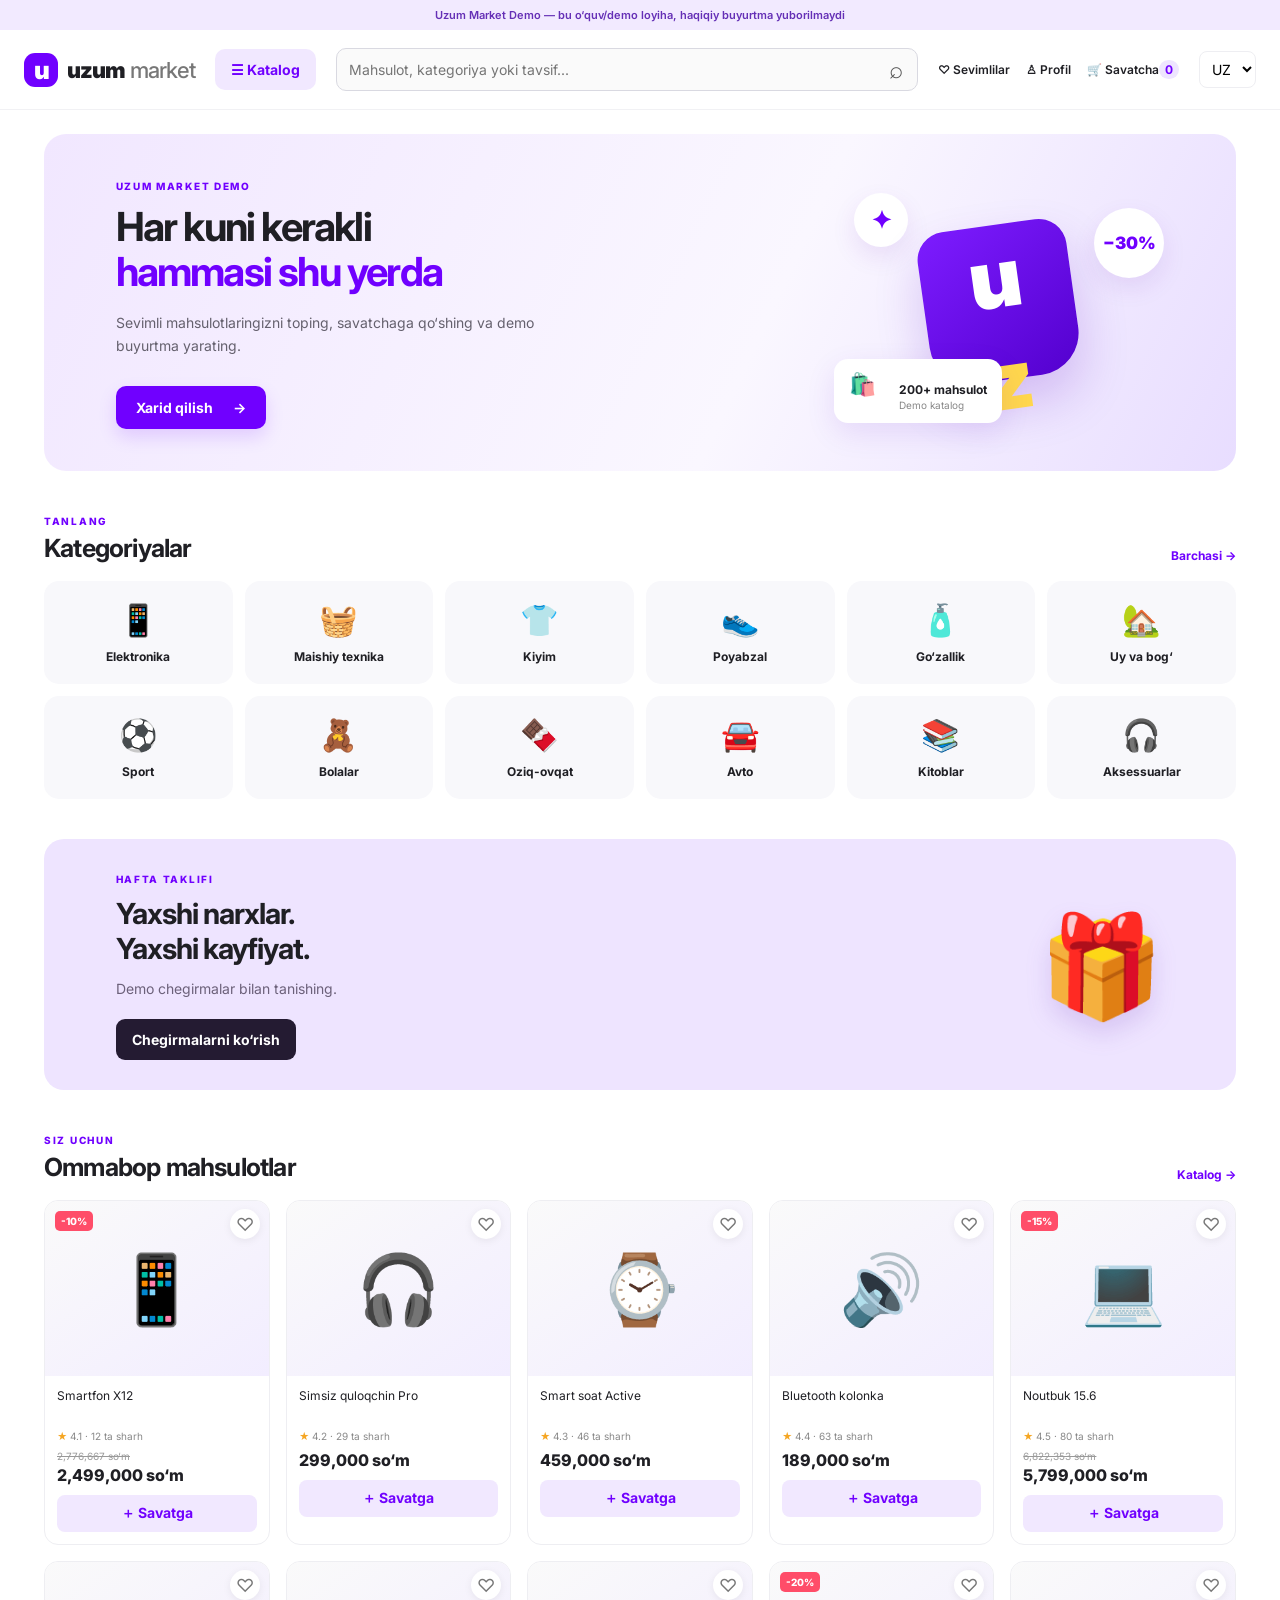
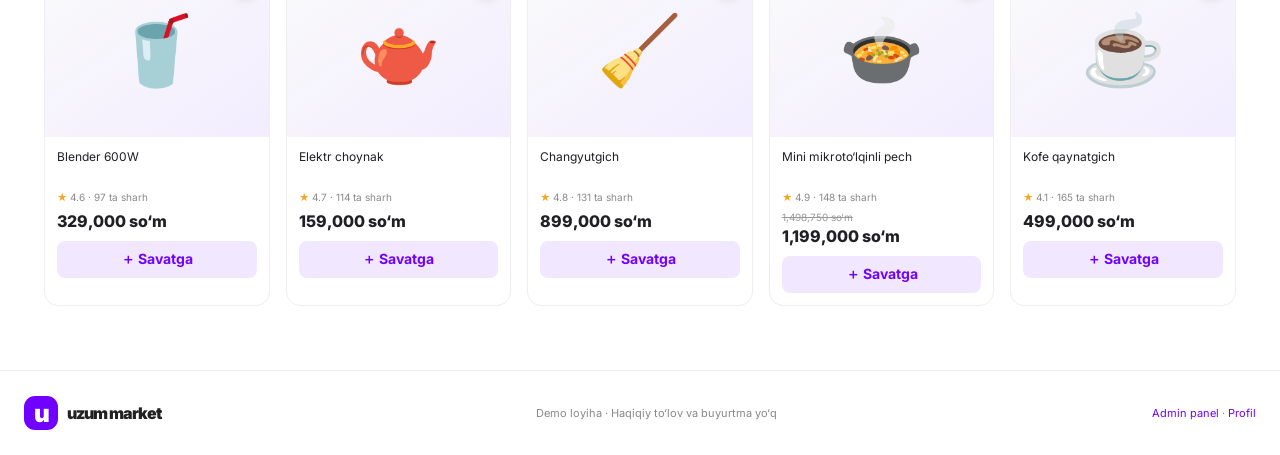
<file: index.html>
<!DOCTYPE html>
<html lang="uz">
<head>
<meta charset="UTF-8"><meta name="viewport" content="width=device-width, initial-scale=1.0">
<title>Uzum Market Demo</title><link rel="stylesheet" href="style.css">
</head><body>
<div class="topline">Uzum Market Demo — bu o‘quv/demo loyiha, haqiqiy buyurtma yuborilmaydi</div>
<header class="header">
  <a class="brand" href="index.html"><span class="brand-mark">u</span><span>uzum<span class="brand-light"> market</span></span></a>
  <button class="catalog-btn" onclick="location.href='catalog.html'">☰ <span data-i18n="catalog">Katalog</span></button>
  <div class="search"><input id="searchInput" placeholder="Mahsulot, kategoriya yoki tavsif..." oninput="searchProducts(this.value)"><button onclick="searchProducts(document.getElementById('searchInput').value)">⌕</button></div>
  <nav class="head-actions"><a href="favorites.html">♡ <span data-i18n="favorites">Sevimlilar</span></a><a href="profile.html">♙ <span data-i18n="profile">Profil</span></a><a href="cart.html">🛒 <span data-i18n="cart">Savatcha</span><b id="cartCount">0</b></a></nav>
  <select id="language" aria-label="Language"><option value="uz">UZ</option><option value="ru">RU</option><option value="en">EN</option></select>
</header>
<main>
<section class="hero">
 <div class="hero-copy"><span class="eyebrow">UZUM MARKET DEMO</span><h1>Har kuni kerakli<br><em>hammasi shu yerda</em></h1><p>Sevimli mahsulotlaringizni toping, savatchaga qo‘shing va demo buyurtma yarating.</p><a class="primary" href="catalog.html">Xarid qilish <span>→</span></a></div>
 <div class="hero-art"><div class="bubble b1">✦</div><div class="bag">u<span>z</span></div><div class="bubble b2">−30%</div><div class="hero-card">🛍️<strong>200+ mahsulot</strong><small>Demo katalog</small></div></div>
</section>
<section class="section-head"><div><span class="eyebrow">TANLANG</span><h2>Kategoriyalar</h2></div><a href="catalog.html">Barchasi →</a></section>
<div class="category-grid" id="categoryGrid"></div>
<section class="promo"><div><span class="eyebrow">HAFTA TAKLIFI</span><h2>Yaxshi narxlar.<br>Yaxshi kayfiyat.</h2><p>Demo chegirmalar bilan tanishing.</p><a class="dark-btn" href="catalog.html">Chegirmalarni ko‘rish</a></div><div class="promo-emoji">🎁</div></section>
<section class="section-head"><div><span class="eyebrow">SIZ UCHUN</span><h2>Ommabop mahsulotlar</h2></div><a href="catalog.html">Katalog →</a></section>
<div class="product-grid" id="productGrid"></div>
</main>
<footer><a class="brand" href="index.html"><span class="brand-mark">u</span> uzum market</a><span>Demo loyiha · Haqiqiy to‘lov va buyurtma yo‘q</span><div><a href="admin.html">Admin panel</a> · <a href="profile.html">Profil</a></div></footer>
<script src="app.js"></script><script>renderHome();</script>
</body></html>
</file>
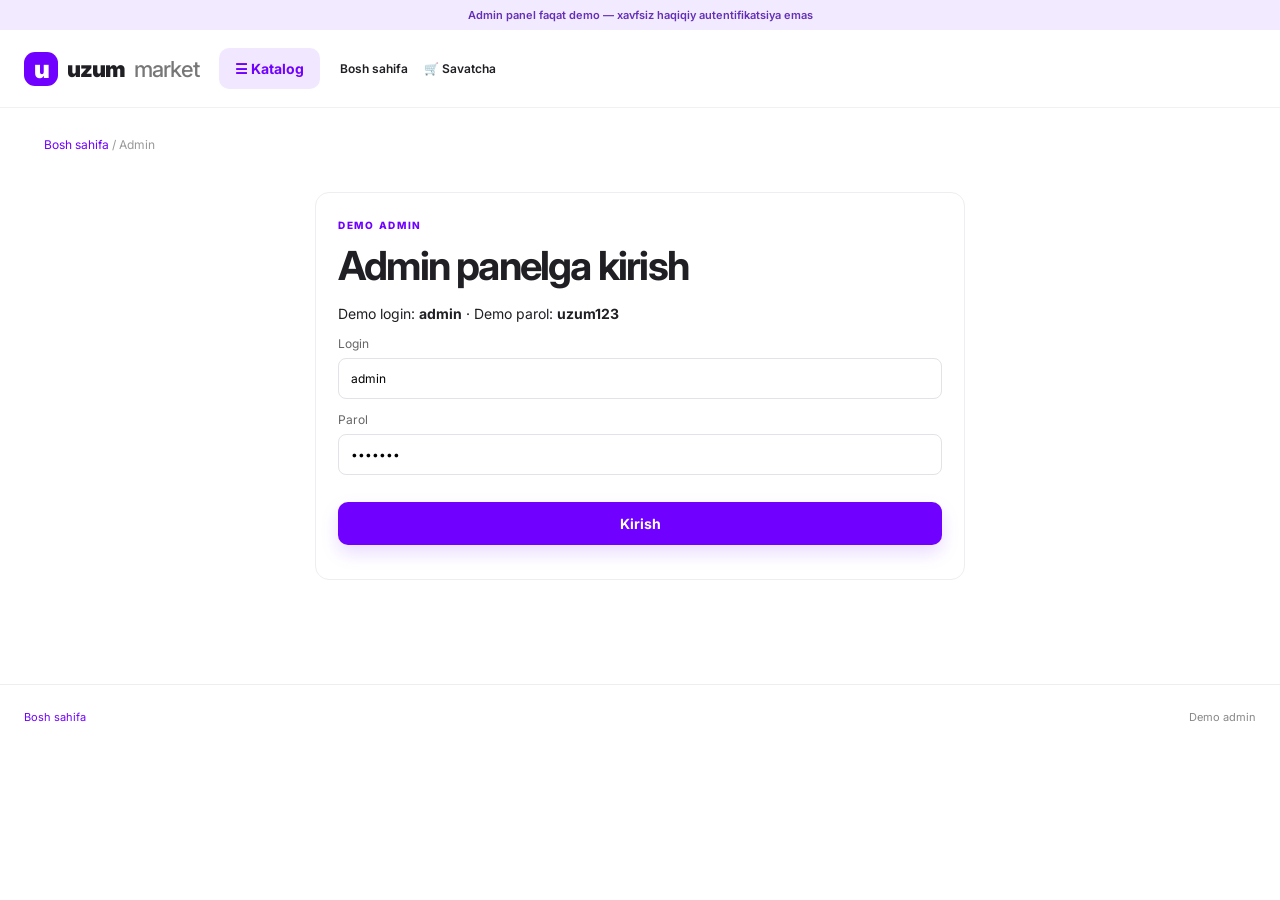
<file: admin.html>
<!DOCTYPE html><html lang="uz"><head><meta charset="UTF-8"><meta name="viewport" content="width=device-width, initial-scale=1"><title>Admin panel — Uzum Market Demo</title><link rel="stylesheet" href="style.css"></head><body><div class="topline">Admin panel faqat demo — xavfsiz haqiqiy autentifikatsiya emas</div><header class="header"><a class="brand" href="index.html"><span class="brand-mark">u</span> uzum<span class="brand-light"> market</span></a><a class="catalog-btn" href="catalog.html">☰ Katalog</a><nav class="head-actions"><a href="index.html">Bosh sahifa</a><a href="cart.html">🛒 Savatcha</a></nav></header><main><div class="breadcrumb"><a href="index.html">Bosh sahifa</a> / Admin</div><section id="loginBox" class="form-card admin-login"><span class="eyebrow">DEMO ADMIN</span><h1>Admin panelga kirish</h1><p>Demo login: <b>admin</b> · Demo parol: <b>uzum123</b></p><label>Login<input id="adminLogin" value="admin"></label><label>Parol<input id="adminPassword" type="password" value="uzum123"></label><button class="primary" onclick="adminLogin()">Kirish</button><p id="loginMessage" class="error"></p></section><section id="adminPanel" class="hidden"><div class="admin-head"><div><span class="eyebrow">BOSHQARUV</span><h1>Admin panel</h1></div><button class="outline" onclick="adminLogout()">Chiqish</button></div><div class="stats" id="adminStats"></div><div class="admin-grid"><section class="form-card"><h2>Mahsulot qo‘shish</h2><form onsubmit="addProduct(event)"><label>Mahsulot nomi<input id="newName" required></label><label>Kategoriya<select id="newCategory"></select></label><label>Narxi (so‘m)<input id="newPrice" type="number" min="1000" required></label><label>Rasm URL<input id="newImage" placeholder="https://..."></label><label>Tavsif<textarea id="newDescription" rows="3"></textarea></label><button class="primary">Mahsulot qo‘shish</button></form></section><section class="form-card"><h2>Buyurtmalar</h2><div id="adminOrders"></div></section></div><section class="form-card"><h2>Mahsulotlar boshqaruvi</h2><div id="adminProducts" class="admin-products"></div></section></section></main><footer><a href="index.html">Bosh sahifa</a><span>Demo admin</span></footer><script src="app.js"></script><script>initAdmin();</script></body></html>
</file>
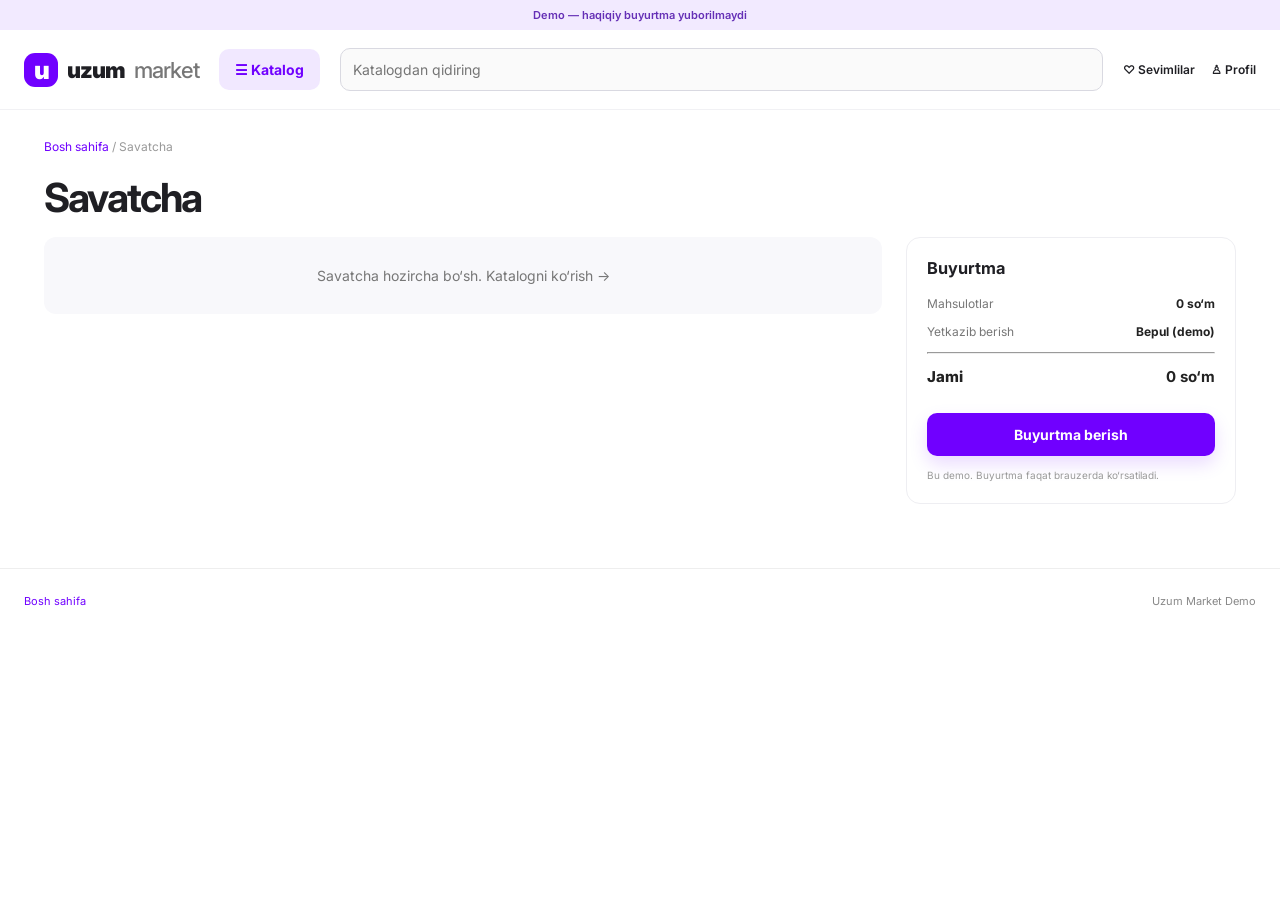
<file: cart.html>
<!DOCTYPE html><html lang="uz"><head><meta charset="UTF-8"><meta name="viewport" content="width=device-width, initial-scale=1"><title>Savatcha — Uzum Market Demo</title><link rel="stylesheet" href="style.css"></head><body><div class="topline">Demo — haqiqiy buyurtma yuborilmaydi</div><header class="header"><a class="brand" href="index.html"><span class="brand-mark">u</span> uzum<span class="brand-light"> market</span></a><a class="catalog-btn" href="catalog.html">☰ Katalog</a><div class="search"><input placeholder="Katalogdan qidiring" oninput="searchProducts(this.value)"></div><nav class="head-actions"><a href="favorites.html">♡ Sevimlilar</a><a href="profile.html">♙ Profil</a></nav></header><main><div class="breadcrumb"><a href="index.html">Bosh sahifa</a> / Savatcha</div><h1>Savatcha</h1><div class="cart-layout"><div id="cartItems" class="cart-items"></div><aside class="summary"><h3>Buyurtma</h3><div class="sum-row"><span>Mahsulotlar</span><b id="subtotal">0 so‘m</b></div><div class="sum-row"><span>Yetkazib berish</span><b>Bepul (demo)</b></div><hr><div class="sum-row total"><span>Jami</span><b id="total">0 so‘m</b></div><button class="primary full" onclick="checkout()">Buyurtma berish</button><small>Bu demo. Buyurtma faqat brauzerda ko‘rsatiladi.</small></aside></div></main><footer><a href="index.html">Bosh sahifa</a><span>Uzum Market Demo</span></footer><script src="app.js"></script><script>renderCart();</script></body></html>
</file>
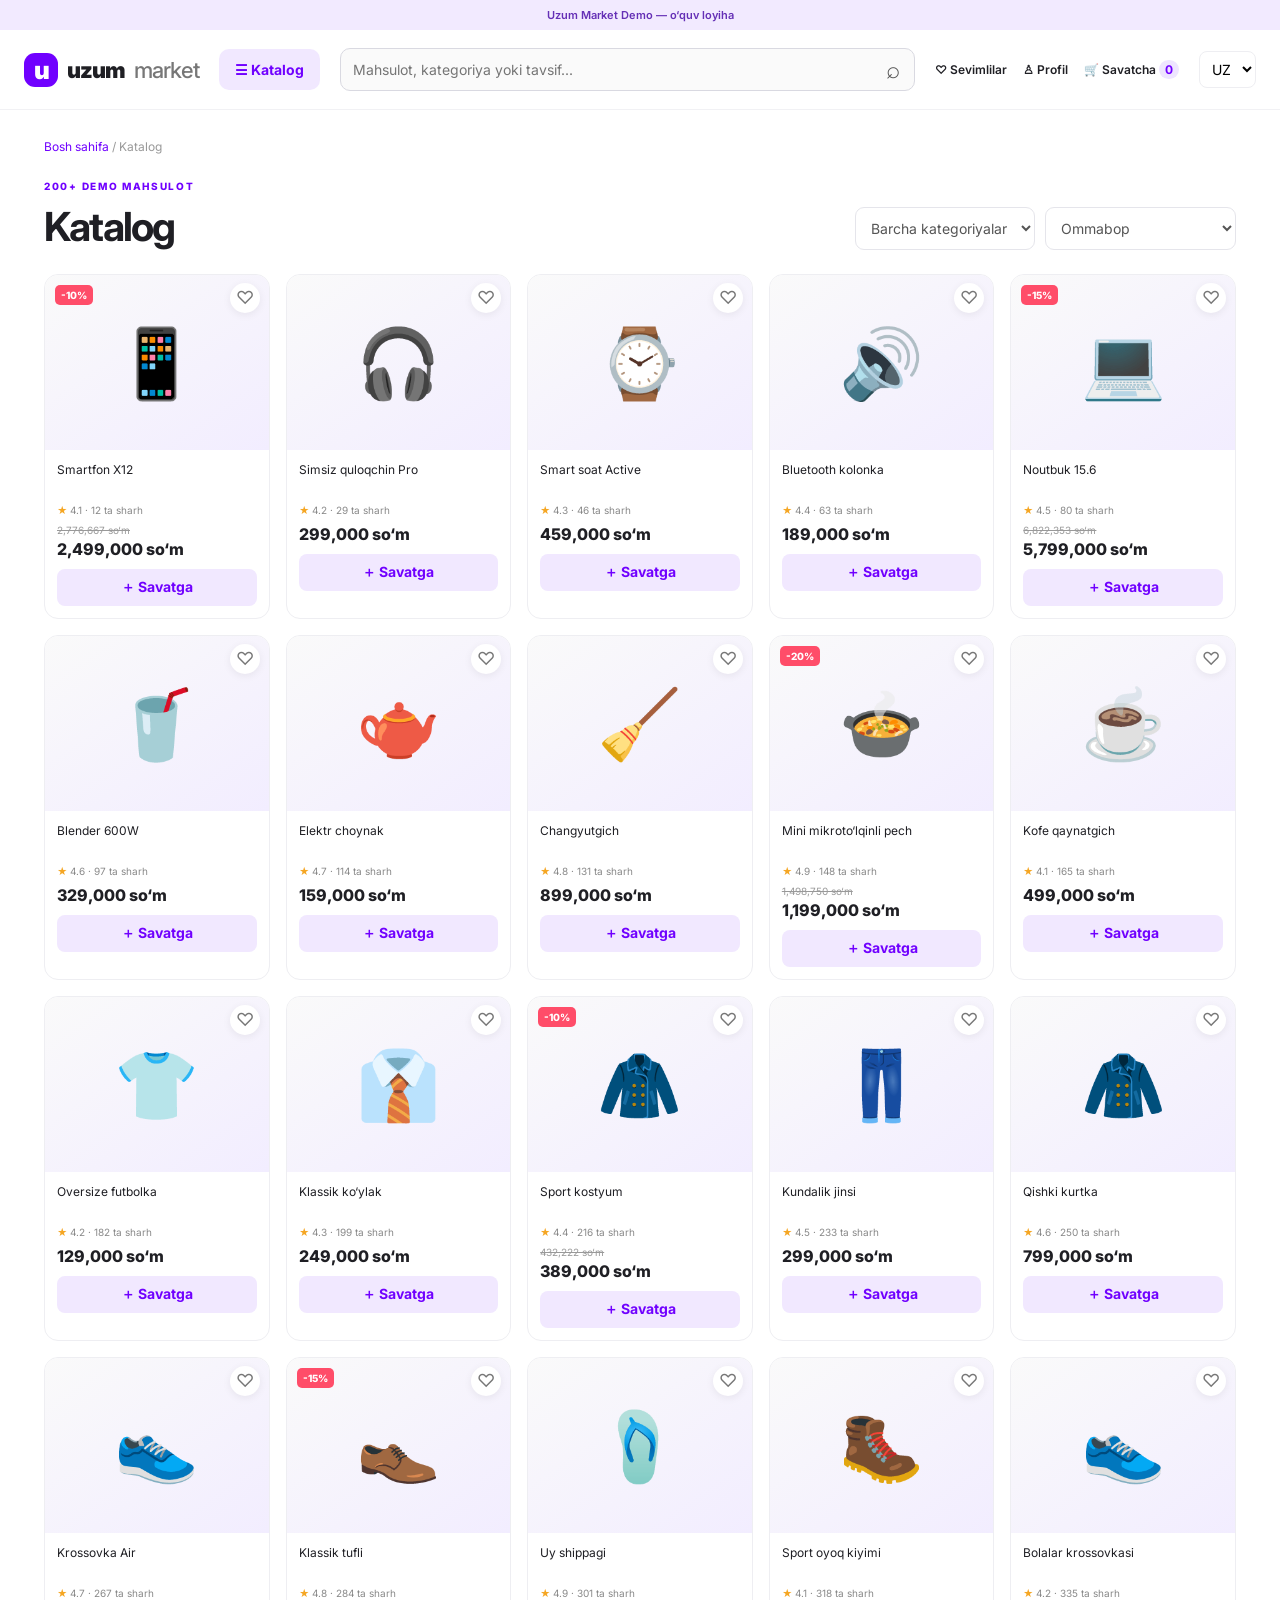
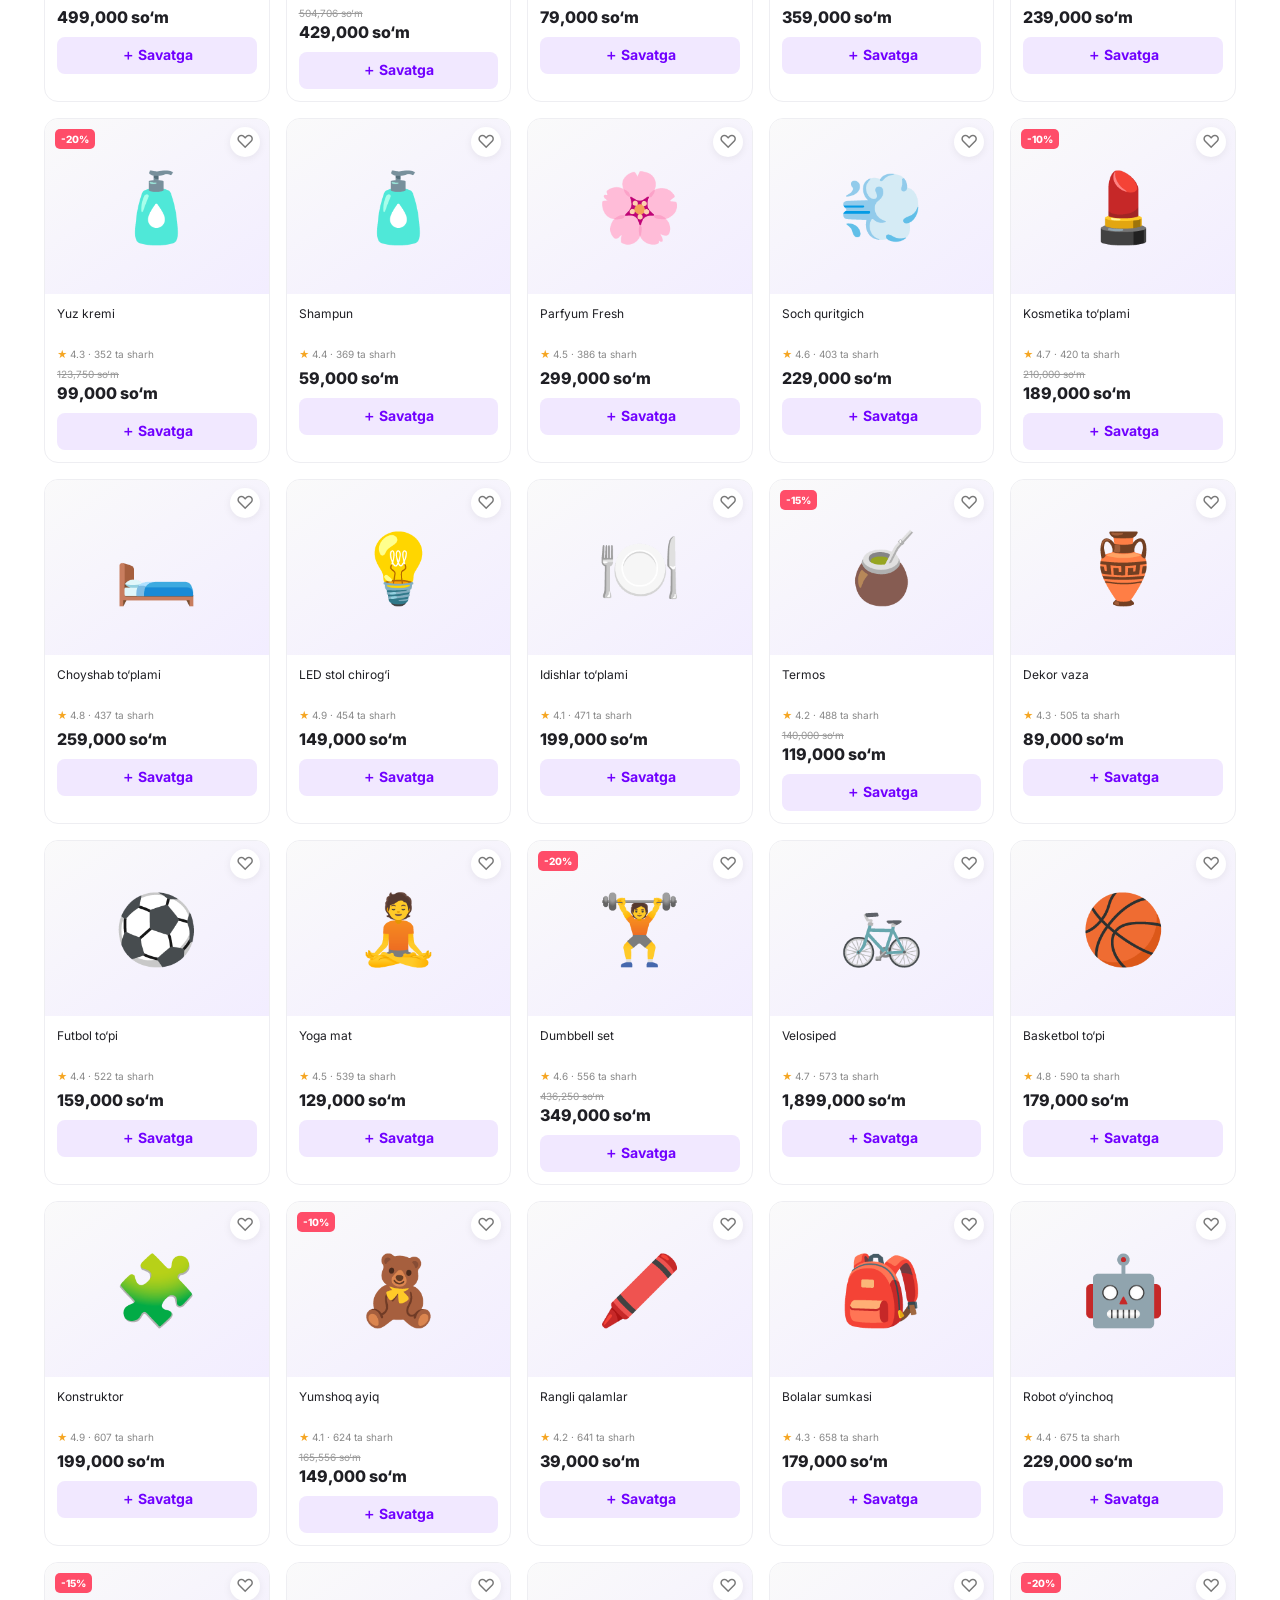
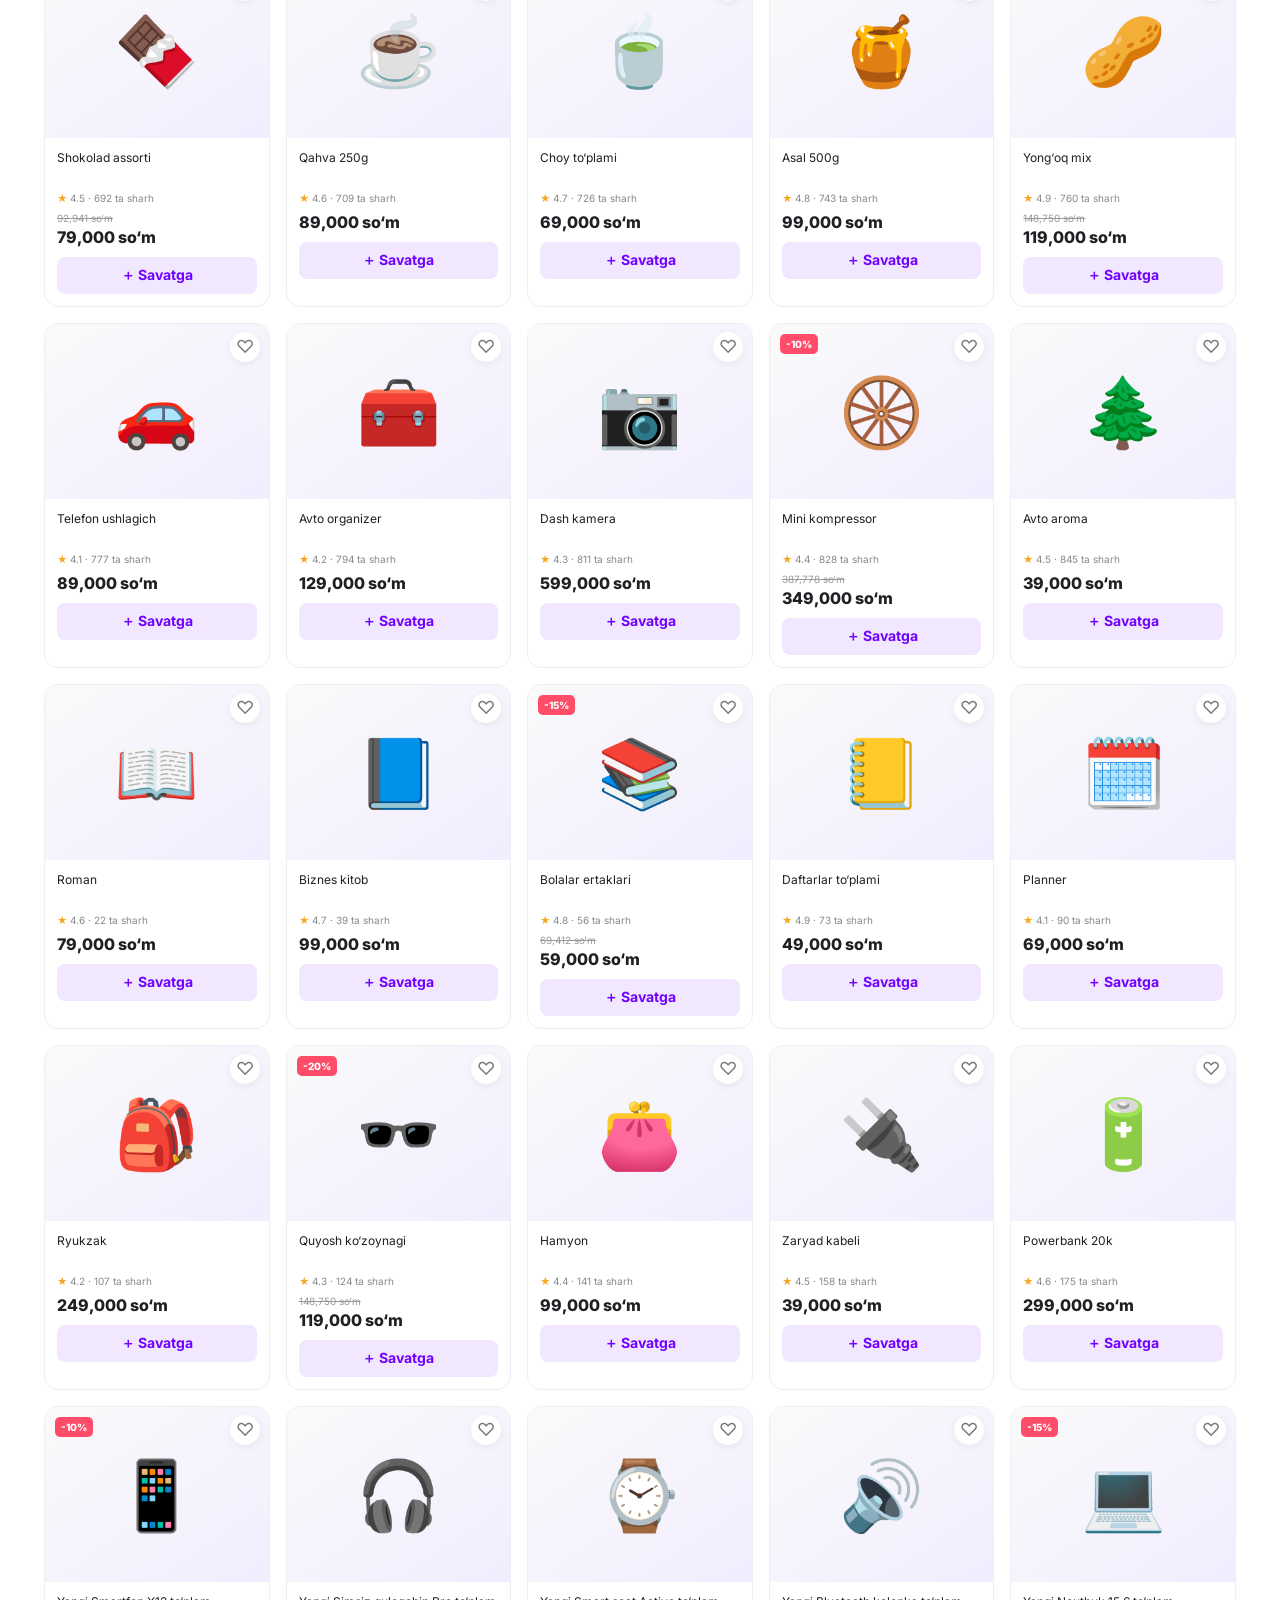
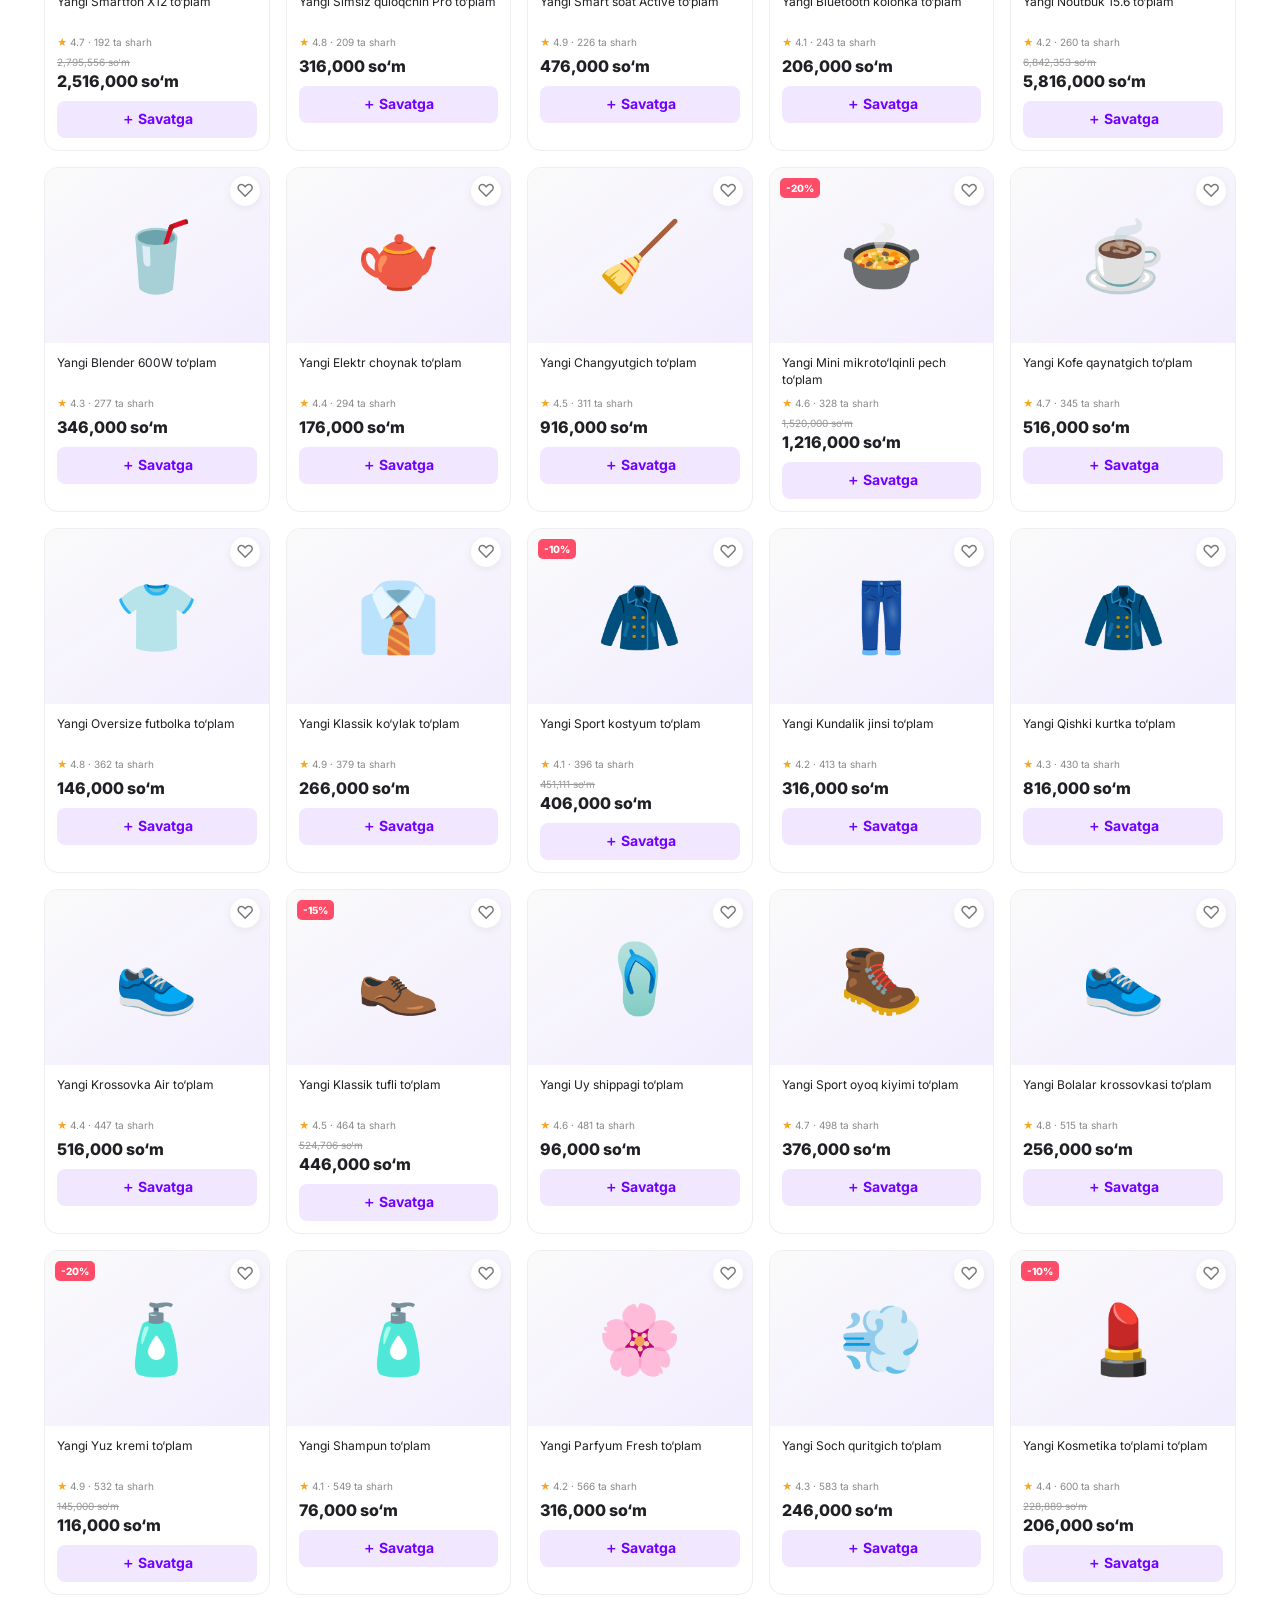
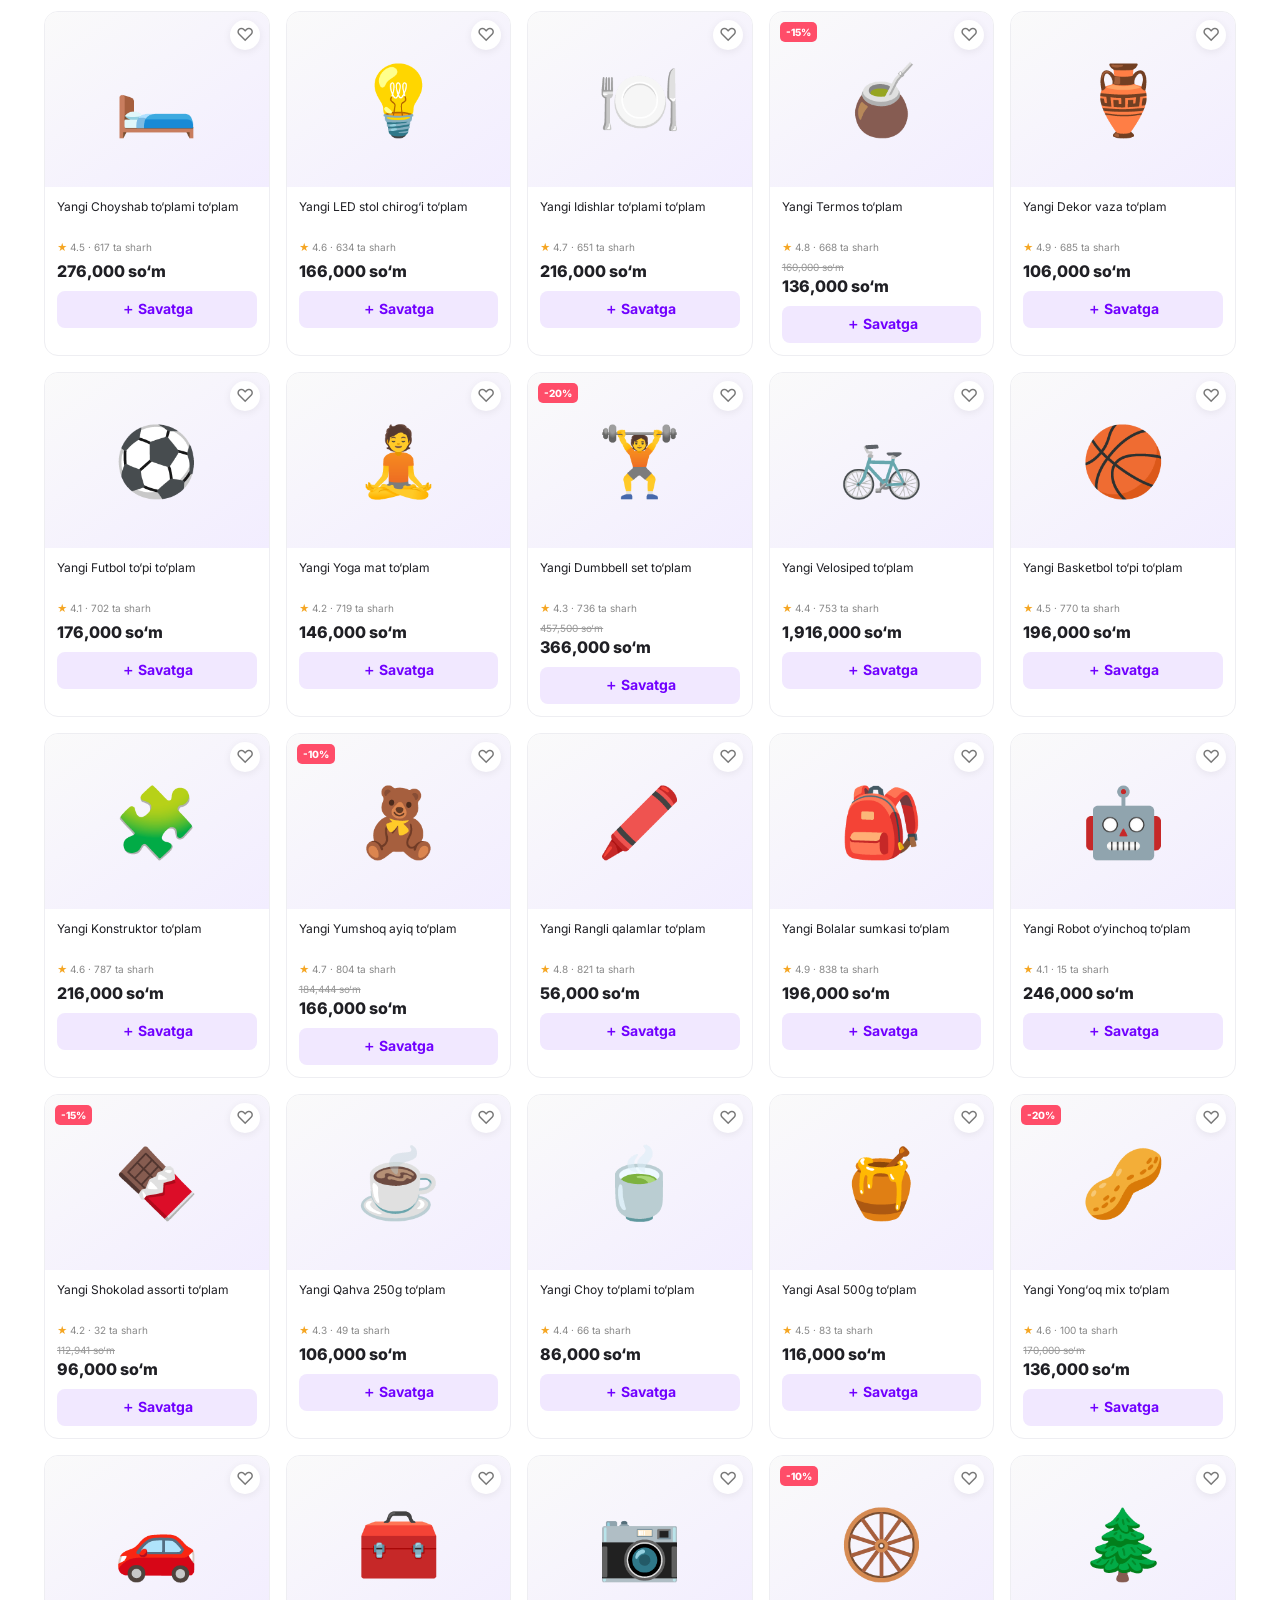
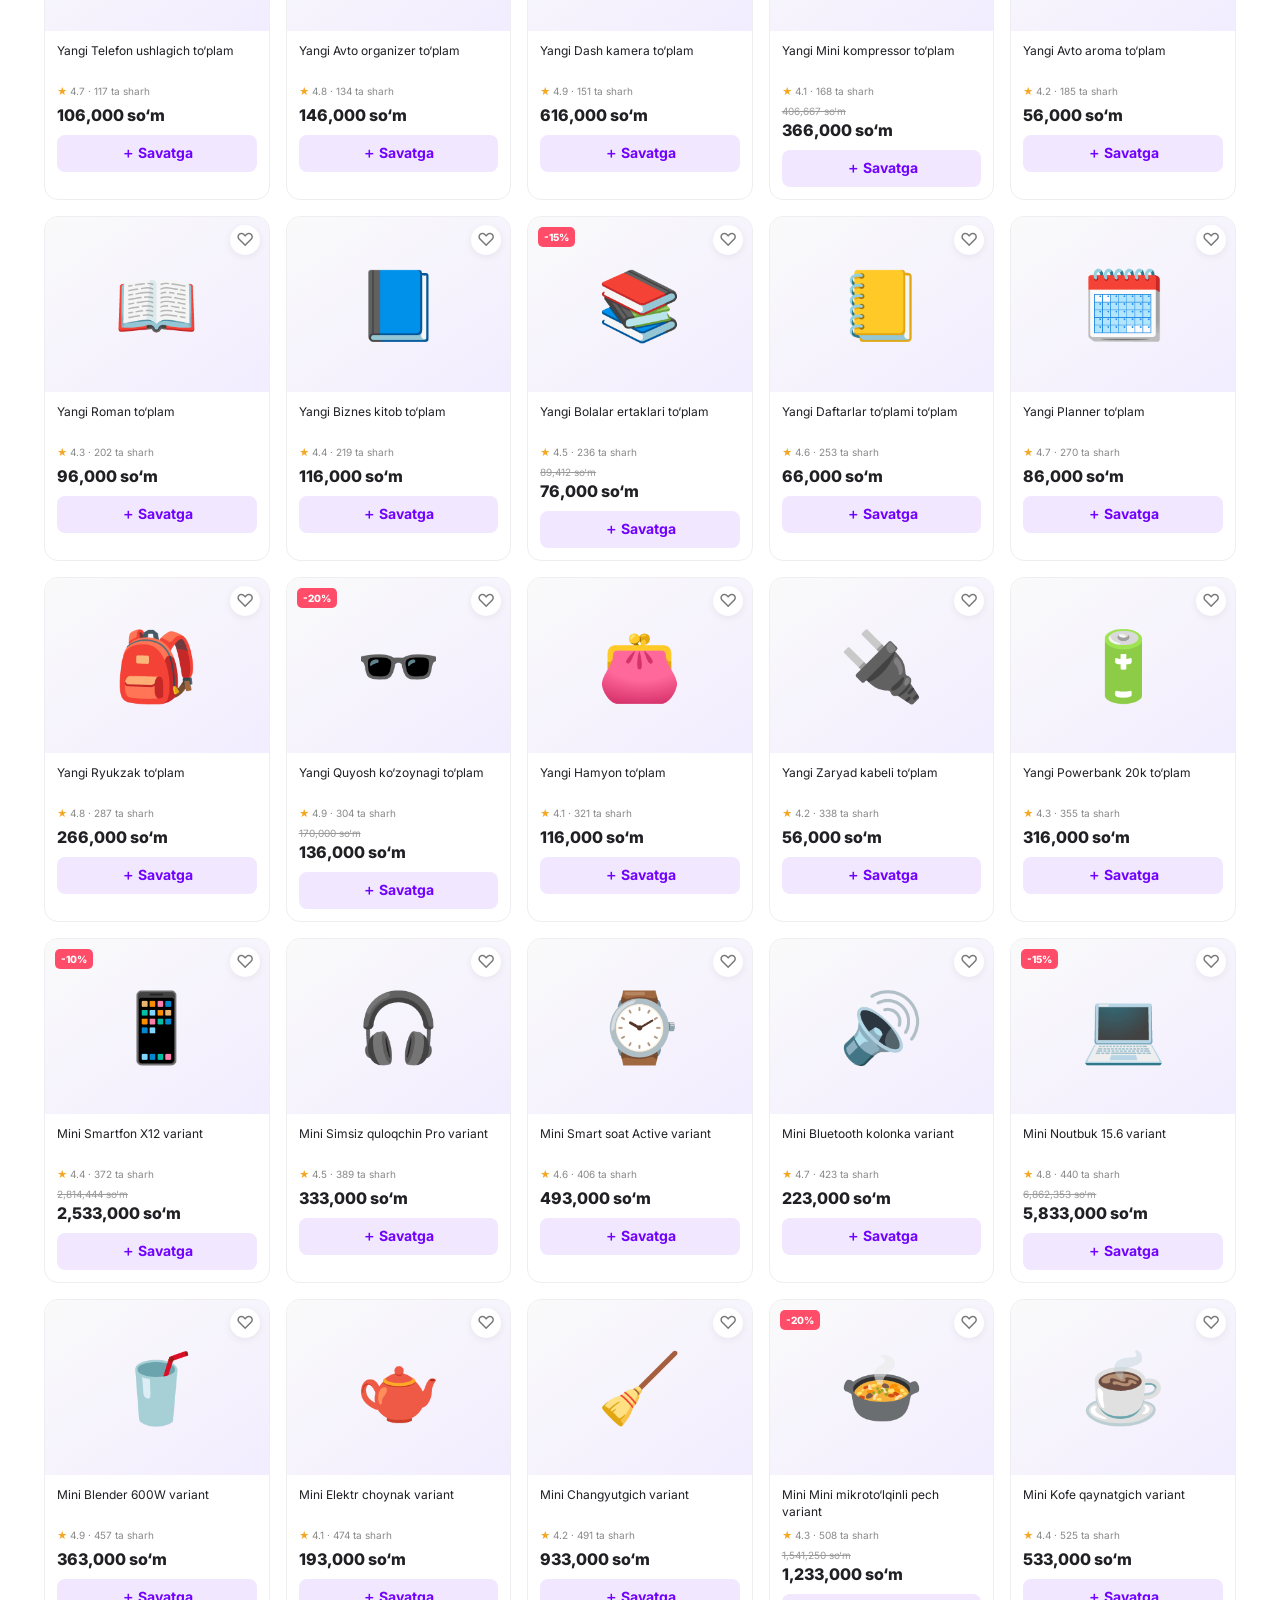
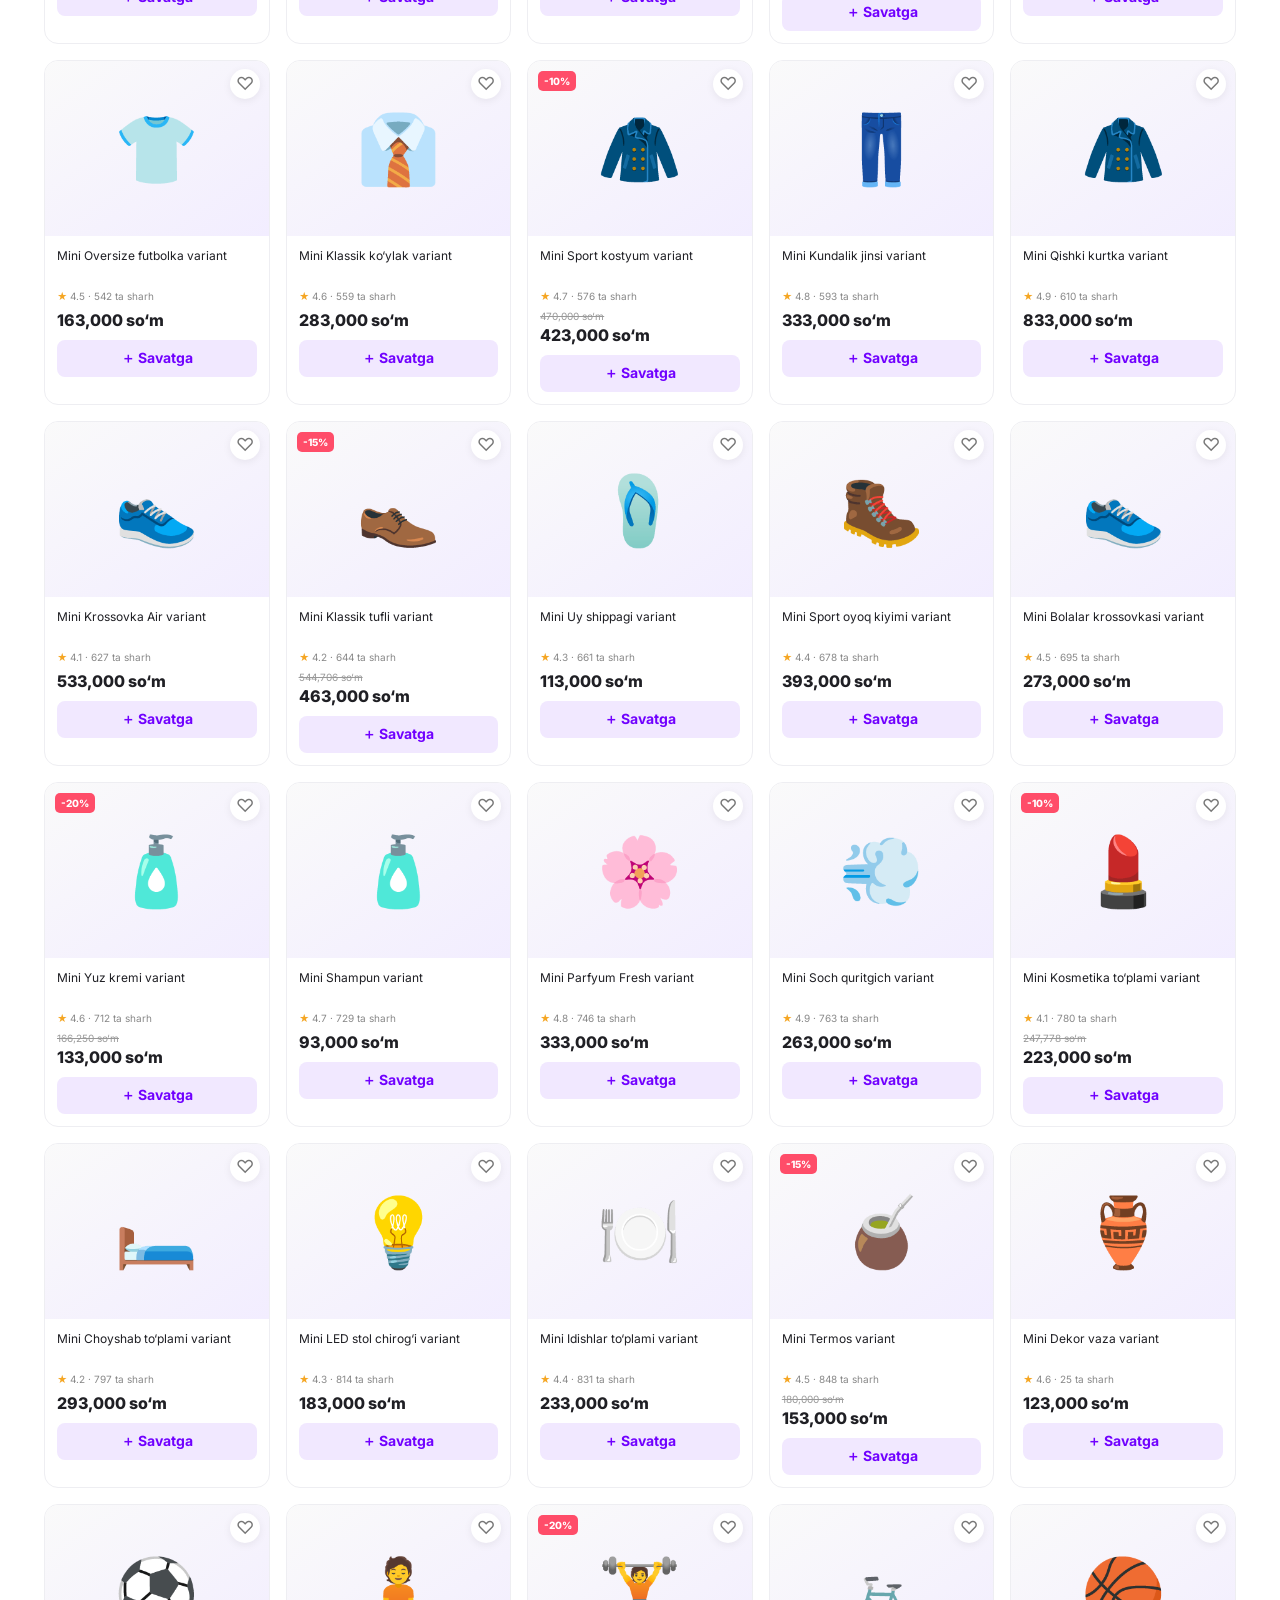
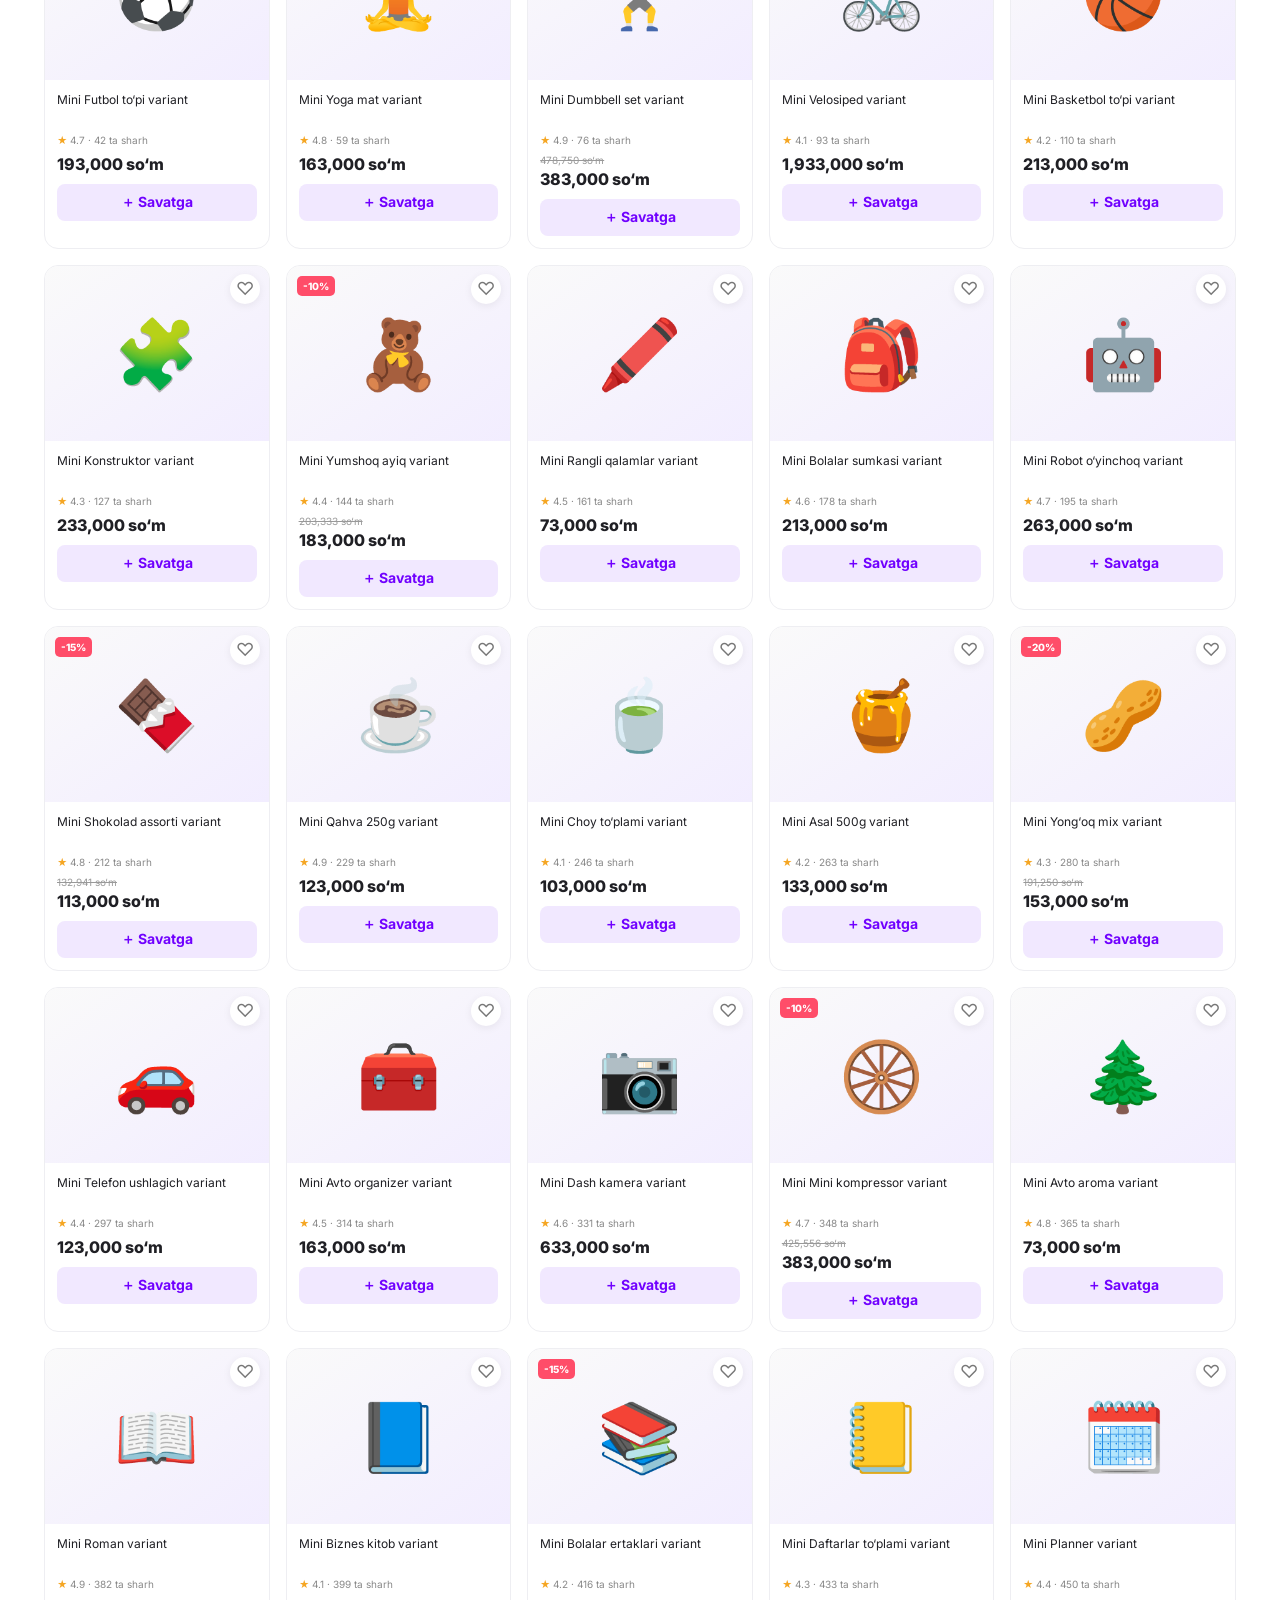
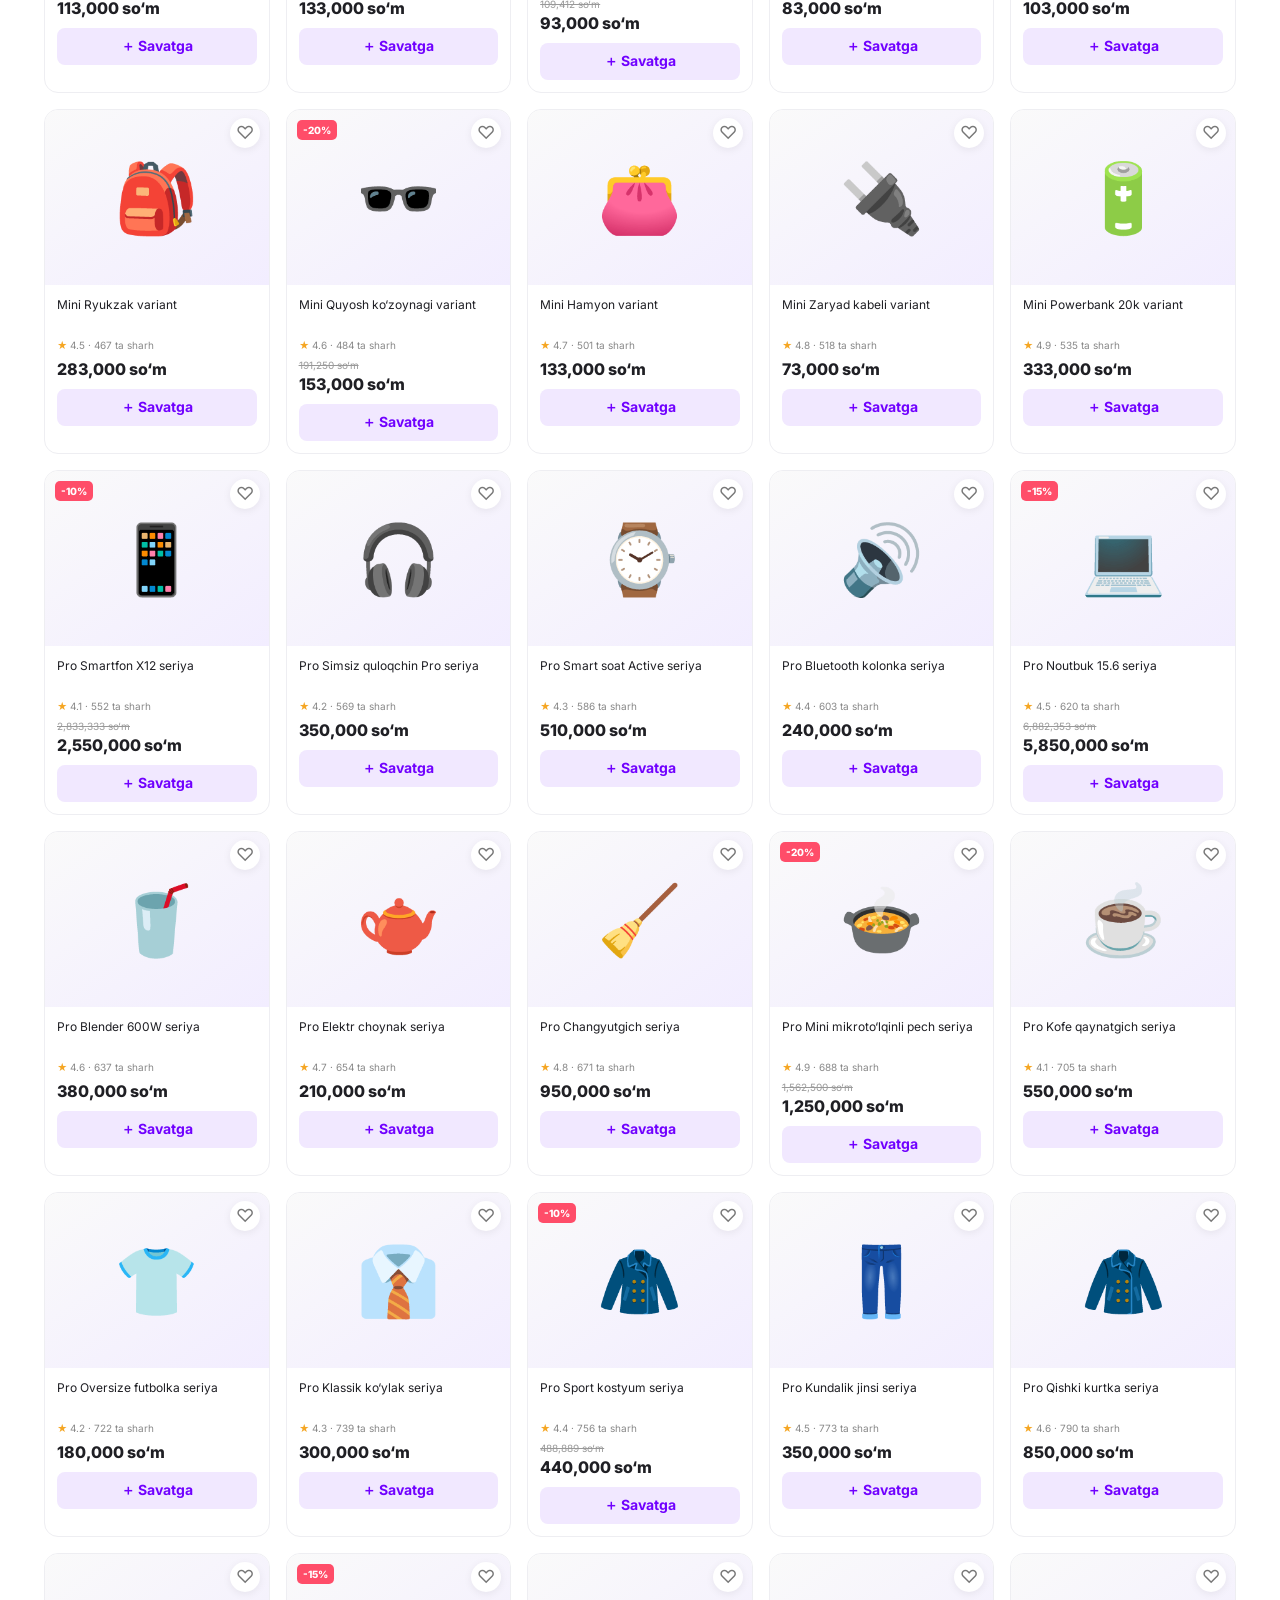
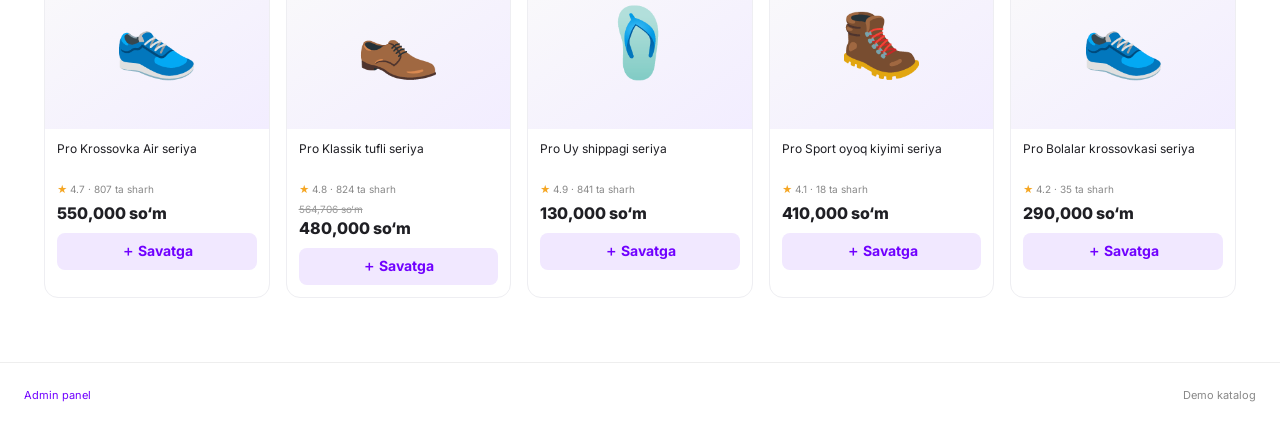
<file: catalog.html>
<!DOCTYPE html><html lang="uz"><head><meta charset="UTF-8"><meta name="viewport" content="width=device-width, initial-scale=1"><title>Katalog — Uzum Market Demo</title><link rel="stylesheet" href="style.css"></head><body><div class="topline">Uzum Market Demo — o‘quv loyiha</div><header class="header"><a class="brand" href="index.html"><span class="brand-mark">u</span> uzum<span class="brand-light"> market</span></a><button class="catalog-btn" onclick="location.href='catalog.html'">☰ Katalog</button><div class="search"><input id="searchInput" placeholder="Mahsulot, kategoriya yoki tavsif..." oninput="searchProducts(this.value)"><button onclick="searchProducts(document.getElementById('searchInput').value)">⌕</button></div><nav class="head-actions"><a href="favorites.html">♡ Sevimlilar</a><a href="profile.html">♙ Profil</a><a href="cart.html">🛒 Savatcha <b id="cartCount">0</b></a></nav><select id="language"><option value="uz">UZ</option><option value="ru">RU</option><option value="en">EN</option></select></header><main><div class="breadcrumb"><a href="index.html">Bosh sahifa</a> / Katalog</div><section class="catalog-title"><div><span class="eyebrow">200+ DEMO MAHSULOT</span><h1>Katalog</h1></div><div class="filters"><select id="categoryFilter" onchange="filterProducts()"><option value="">Barcha kategoriyalar</option></select><select id="sortFilter" onchange="filterProducts()"><option value="popular">Ommabop</option><option value="priceAsc">Narx: arzon → qimmat</option><option value="priceDesc">Narx: qimmat → arzon</option><option value="rating">Reyting bo‘yicha</option><option value="discount">Chegirma bo‘yicha</option></select></div></section><div class="product-grid" id="productGrid"></div><p id="emptyState" class="empty hidden">Mahsulot topilmadi.</p></main><footer><a href="admin.html">Admin panel</a><span>Demo katalog</span></footer><script src="app.js"></script><script>renderCatalog();</script></body></html>
</file>
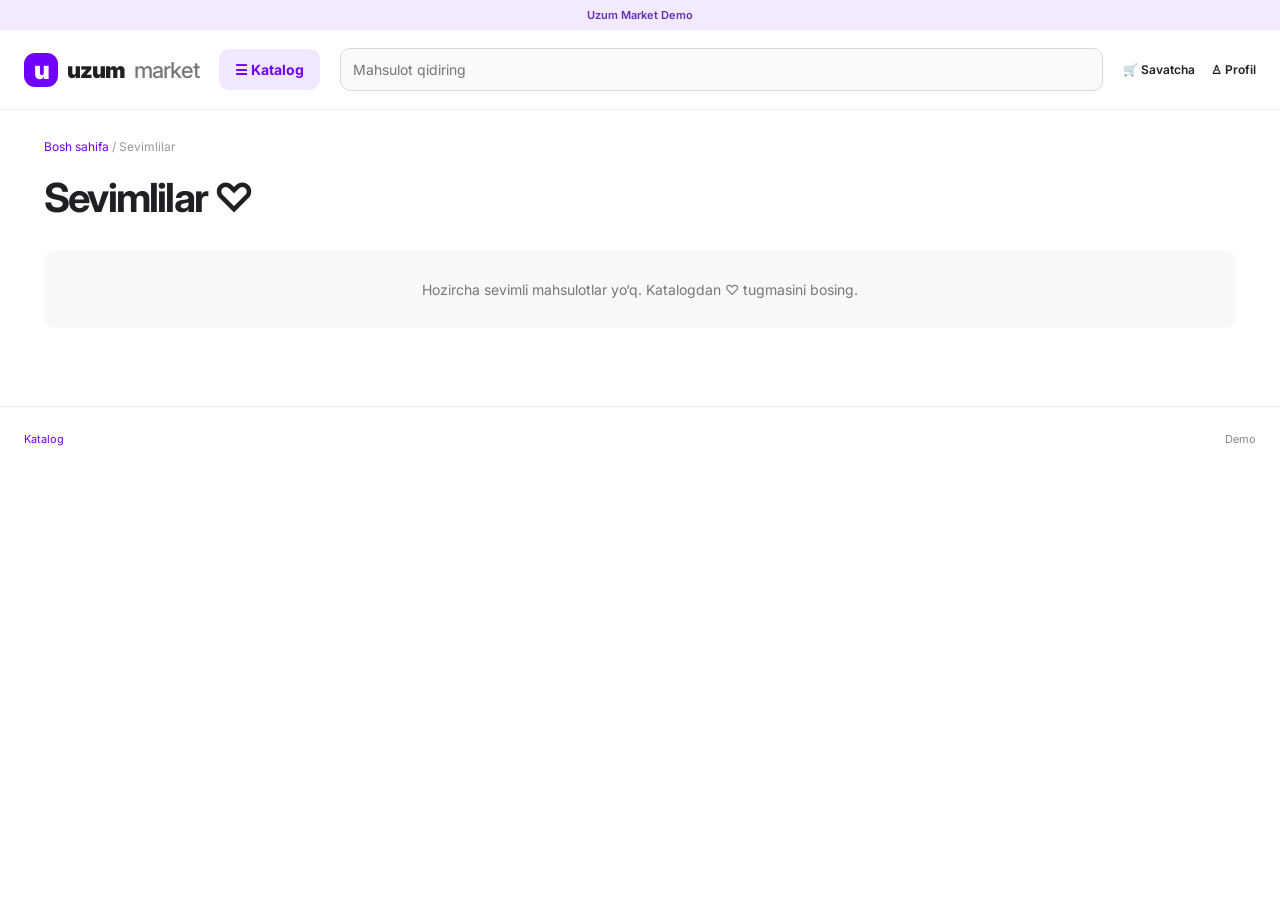
<file: favorites.html>
<!DOCTYPE html><html lang="uz"><head><meta charset="UTF-8"><meta name="viewport" content="width=device-width, initial-scale=1"><title>Sevimlilar — Uzum Market Demo</title><link rel="stylesheet" href="style.css"></head><body><div class="topline">Uzum Market Demo</div><header class="header"><a class="brand" href="index.html"><span class="brand-mark">u</span> uzum<span class="brand-light"> market</span></a><a class="catalog-btn" href="catalog.html">☰ Katalog</a><div class="search"><input placeholder="Mahsulot qidiring" oninput="searchProducts(this.value)"></div><nav class="head-actions"><a href="cart.html">🛒 Savatcha</a><a href="profile.html">♙ Profil</a></nav></header><main><div class="breadcrumb"><a href="index.html">Bosh sahifa</a> / Sevimlilar</div><h1>Sevimlilar ♡</h1><div class="product-grid" id="productGrid"></div><p id="emptyState" class="empty hidden">Hozircha sevimli mahsulotlar yo‘q. Katalogdan ♡ tugmasini bosing.</p></main><footer><a href="catalog.html">Katalog</a><span>Demo</span></footer><script src="app.js"></script><script>renderFavorites();</script></body></html>
</file>
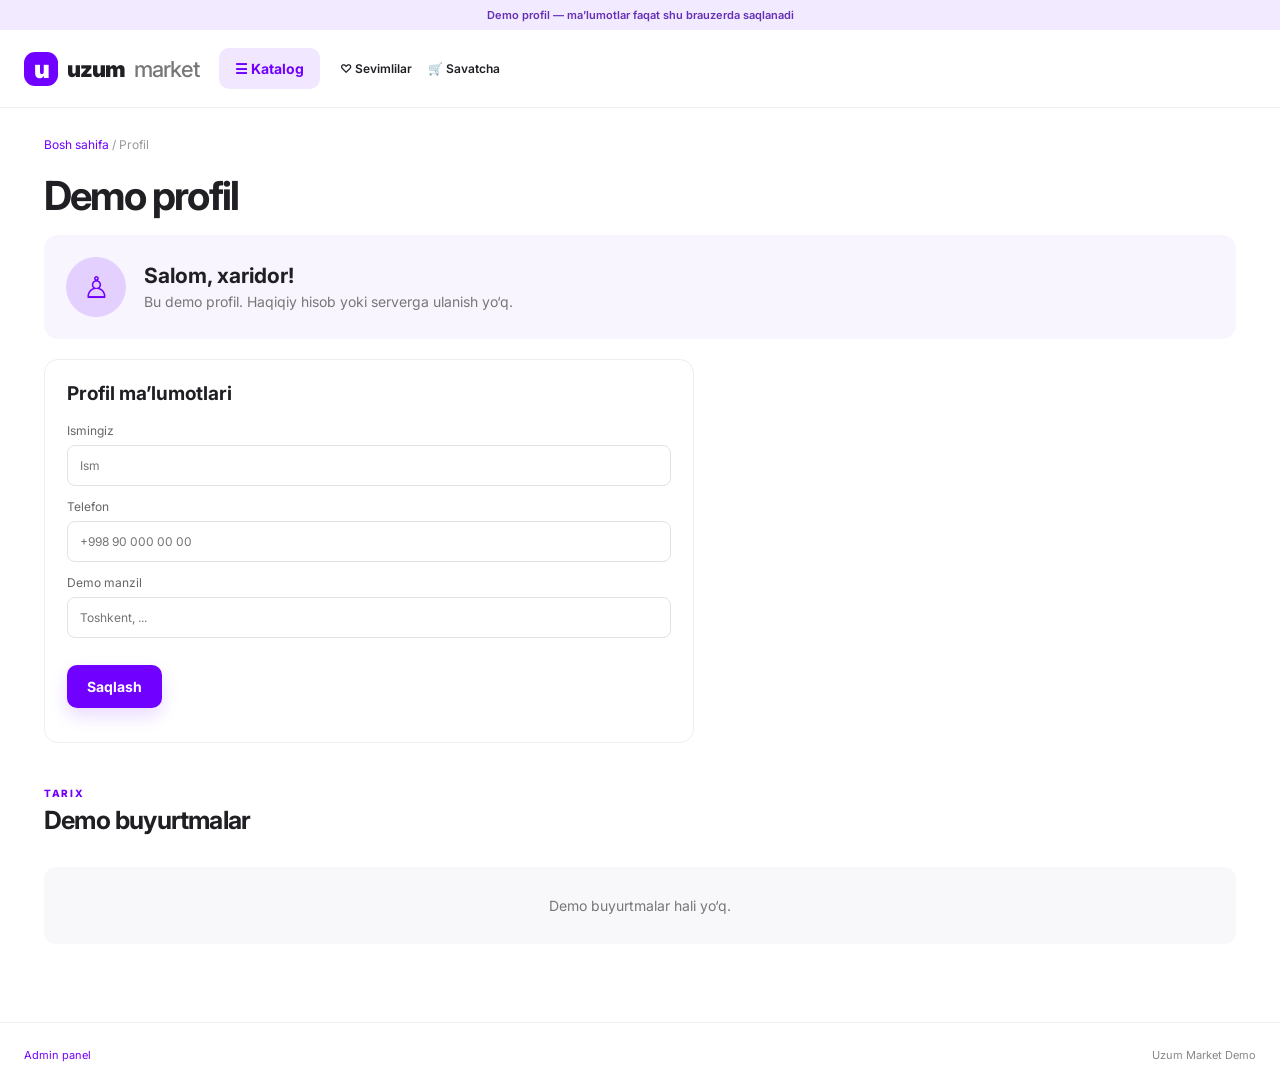
<file: profile.html>
<!DOCTYPE html><html lang="uz"><head><meta charset="UTF-8"><meta name="viewport" content="width=device-width, initial-scale=1"><title>Profil — Uzum Market Demo</title><link rel="stylesheet" href="style.css"></head><body><div class="topline">Demo profil — ma’lumotlar faqat shu brauzerda saqlanadi</div><header class="header"><a class="brand" href="index.html"><span class="brand-mark">u</span> uzum<span class="brand-light"> market</span></a><a class="catalog-btn" href="catalog.html">☰ Katalog</a><nav class="head-actions"><a href="favorites.html">♡ Sevimlilar</a><a href="cart.html">🛒 Savatcha</a></nav></header><main><div class="breadcrumb"><a href="index.html">Bosh sahifa</a> / Profil</div><h1>Demo profil</h1><div class="profile-card"><div class="avatar">♙</div><div><h2>Salom, xaridor!</h2><p>Bu demo profil. Haqiqiy hisob yoki serverga ulanish yo‘q.</p></div></div><form class="form-card" onsubmit="saveProfile(event)"><h2>Profil ma’lumotlari</h2><label>Ismingiz<input id="profileName" placeholder="Ism"></label><label>Telefon<input id="profilePhone" placeholder="+998 90 000 00 00"></label><label>Demo manzil<input id="profileAddress" placeholder="Toshkent, ..."></label><button class="primary">Saqlash</button><p id="profileMessage" class="success"></p></form><section class="section-head"><div><span class="eyebrow">TARIX</span><h2>Demo buyurtmalar</h2></div></section><div id="orderHistory" class="orders"></div></main><footer><a href="admin.html">Admin panel</a><span>Uzum Market Demo</span></footer><script src="app.js"></script><script>loadProfile();renderHistory();</script></body></html>
</file>
<file: style.css>
@import url('https://fonts.googleapis.com/css2?family=Inter:wght@400;500;600;700;800;900&display=swap');
:root{--purple:#7000ff;--purple2:#8b3dff;--ink:#1f1f24;--muted:#777783;--line:#eeeef2;--bg:#f7f7fa;--green:#00a046}
*{box-sizing:border-box}body{margin:0;background:#fff;color:var(--ink);font-family:Inter,Arial,sans-serif;font-size:14px}a{color:inherit;text-decoration:none}button,input,select,textarea{font:inherit}button{cursor:pointer;border:0}.topline{background:#f2eaff;color:#6530b6;text-align:center;padding:8px 12px;font-size:11px;font-weight:600}.header{max-width:1280px;margin:auto;display:flex;align-items:center;gap:20px;padding:18px 24px;position:sticky;top:0;background:#fff;z-index:10;border-bottom:1px solid #f1f1f4}.brand{display:flex;align-items:center;gap:9px;font-size:22px;font-weight:900;letter-spacing:-1px;white-space:nowrap}.brand-mark{display:grid;place-items:center;background:var(--purple);color:white;width:34px;height:34px;border-radius:11px;font-size:25px;font-weight:900}.brand-light{font-weight:500;color:#777}.catalog-btn{background:#f1e8ff;color:var(--purple);border-radius:10px;padding:12px 16px;font-weight:700;white-space:nowrap}.search{display:flex;flex:1;min-width:100px;border:1px solid #d9d9e1;border-radius:10px;overflow:hidden;background:#fafafa}.search input{width:100%;border:0;outline:0;padding:12px;background:transparent}.search button{background:transparent;color:#555;font-size:24px;padding:0 14px}.head-actions{display:flex;gap:16px;align-items:center;white-space:nowrap}.head-actions a{font-size:12px;font-weight:600}.head-actions b{background:#eee5ff;color:var(--purple);border-radius:20px;padding:2px 6px}#language{border:1px solid var(--line);padding:8px;border-radius:8px;background:white}main{max-width:1240px;margin:0 auto;padding:24px}.hero{min-height:330px;background:linear-gradient(115deg,#f1e7ff,#faf7ff 60%,#e8ddff);border-radius:22px;display:flex;align-items:center;justify-content:space-between;padding:42px 6%;overflow:hidden}.hero-copy{max-width:550px}.eyebrow{font-size:10px;letter-spacing:1.7px;font-weight:800;color:var(--purple)}h1{font-size:40px;line-height:1.12;letter-spacing:-1.8px;margin:12px 0 16px}h1 em{font-style:normal;color:var(--purple)}.hero p{color:#65616e;line-height:1.7;max-width:440px}.primary{display:inline-flex;align-items:center;justify-content:center;gap:20px;background:var(--purple);color:white;padding:13px 20px;border-radius:10px;font-weight:700;margin-top:14px;box-shadow:0 8px 18px #7000ff25}.primary:hover{background:#5b00d0}.hero-art{width:330px;height:240px;position:relative;display:grid;place-items:center}.bag{width:150px;height:155px;background:linear-gradient(145deg,#7d1cff,#5300ce);border-radius:28px 28px 42px 42px;display:grid;place-items:center;color:white;font-size:85px;font-weight:900;transform:rotate(-8deg);box-shadow:0 25px 50px #5a00c333}.bag span{color:#ffd64d}.bubble{position:absolute;border-radius:50%;background:white;display:grid;place-items:center;color:var(--purple);font-weight:900;box-shadow:0 10px 25px #6a22b51a}.b1{width:54px;height:54px;top:10px;left:20px;font-size:25px}.b2{width:70px;height:70px;right:0;top:25px;font-size:17px}.hero-card{position:absolute;bottom:0;left:0;background:white;border-radius:14px;padding:12px 15px;display:grid;grid-template-columns:40px 1fr;gap:2px 10px;box-shadow:0 10px 30px #5b00c21a;font-size:22px}.hero-card strong{font-size:12px;align-self:end}.hero-card small{font-size:10px;color:#888;grid-column:2}.section-head{display:flex;align-items:end;justify-content:space-between;margin:40px 0 18px}.section-head h2{margin:5px 0 0;font-size:25px;letter-spacing:-.8px}.section-head>a{color:var(--purple);font-weight:700;font-size:12px}.category-grid{display:grid;grid-template-columns:repeat(6,1fr);gap:12px}.category{background:#f8f8fb;border-radius:15px;padding:20px 10px;text-align:center;transition:.2s}.category:hover{background:#f0e8ff;transform:translateY(-2px)}.category .cat-icon{font-size:31px;margin-bottom:10px}.category strong{display:block;font-size:12px}.promo{margin:40px 0;background:#eee4ff;border-radius:20px;padding:30px 6%;display:flex;justify-content:space-between;align-items:center;overflow:hidden}.promo h2{font-size:29px;letter-spacing:-1px;margin:10px 0}.promo p{color:#6c617a}.dark-btn{display:inline-block;background:#241b32;color:white;border-radius:9px;padding:12px 16px;font-weight:700;margin-top:8px}.promo-emoji{font-size:100px;filter:drop-shadow(0 12px 12px #6a2bb52a)}.product-grid{display:grid;grid-template-columns:repeat(5,minmax(0,1fr));gap:16px}.product-card{border:1px solid #eeeef2;border-radius:14px;overflow:hidden;position:relative;transition:.2s;background:white;min-width:0}.product-card:hover{box-shadow:0 10px 28px #15151b0c;transform:translateY(-2px)}.product-img{height:175px;background:#f8f8fa;display:grid;place-items:center;overflow:hidden;position:relative}.product-img img{width:100%;height:100%;object-fit:contain;mix-blend-mode:multiply}.discount{position:absolute;left:10px;top:10px;background:#ff4d69;color:white;border-radius:5px;padding:4px 6px;font-size:10px;font-weight:800}.fav-btn{position:absolute;right:9px;top:8px;background:#fff;border-radius:50%;width:30px;height:30px;color:#777;font-size:18px;box-shadow:0 2px 8px #0001}.fav-btn.active{color:#f04c77}.product-info{padding:12px}.product-name{height:34px;overflow:hidden;font-size:12px;line-height:1.4}.rating{font-size:10px;color:#888;margin:8px 0}.rating span{color:#f5a623}.old-price{font-size:10px;color:#999;text-decoration:line-through}.price{font-size:16px;font-weight:800;margin:3px 0 10px}.price small{font-size:10px;font-weight:500}.add-btn{width:100%;background:#f1e8ff;color:var(--purple);padding:9px;border-radius:8px;font-weight:700}.add-btn:hover{background:var(--purple);color:white}.breadcrumb{font-size:12px;color:#999;margin:5px 0 22px}.breadcrumb a{color:var(--purple)}.catalog-title{display:flex;justify-content:space-between;align-items:end;margin-bottom:24px}.catalog-title h1{margin-bottom:0}.filters{display:flex;gap:10px}.filters select{padding:11px;border:1px solid #e5e5eb;border-radius:9px;background:white;color:#555}.empty{padding:30px;text-align:center;background:#f8f8fb;border-radius:12px;color:#777}.hidden{display:none!important}.cart-layout{display:grid;grid-template-columns:1fr 330px;gap:24px;align-items:start}.cart-items{display:grid;gap:12px}.cart-item{display:flex;gap:15px;border:1px solid var(--line);padding:14px;border-radius:13px;align-items:center}.cart-item img{width:85px;height:85px;object-fit:contain;background:#f8f8fa;border-radius:9px}.cart-item-info{flex:1}.cart-item-info strong{font-size:13px}.cart-item-info .price{font-size:14px}.qty{display:flex;align-items:center;gap:10px;margin-top:10px}.qty button{width:28px;height:28px;border-radius:7px;background:#f1e8ff;color:var(--purple);font-weight:800}.remove{color:#a4a4aa;background:transparent;font-size:12px}.summary{border:1px solid var(--line);border-radius:14px;padding:20px;position:sticky;top:105px}.summary h3{margin:0 0 18px}.sum-row{display:flex;justify-content:space-between;gap:10px;font-size:12px;margin:13px 0;color:#777}.sum-row b{color:#222}.total{font-size:15px;font-weight:800;color:#222}.full{width:100%}.summary small{display:block;color:#999;font-size:10px;line-height:1.5;margin-top:12px}.profile-card{display:flex;align-items:center;gap:18px;background:#f8f5ff;padding:22px;border-radius:14px;margin-bottom:20px}.avatar{width:60px;height:60px;border-radius:50%;display:grid;place-items:center;background:#e3d0ff;color:var(--purple);font-size:30px}.profile-card h2{margin:0 0 5px}.profile-card p{margin:0;color:#777}.form-card{border:1px solid var(--line);border-radius:14px;padding:22px;margin:18px 0;max-width:650px}.form-card h2{font-size:19px;margin:0 0 18px}.form-card label{display:block;font-size:12px;color:#666;margin:13px 0}.form-card input,.form-card textarea,.form-card select{display:block;width:100%;border:1px solid #e2e2e8;border-radius:8px;padding:12px;margin-top:7px;outline-color:var(--purple);background:white}.success{color:var(--green);font-size:12px}.error{color:#e04444;font-size:12px}.orders{display:grid;gap:10px}.order-card{border:1px solid var(--line);border-radius:10px;padding:14px;font-size:12px}.order-card strong{display:flex;justify-content:space-between}.admin-login{margin:40px auto}.admin-login .primary{width:100%}.admin-head{display:flex;justify-content:space-between;align-items:center}.outline{border:1px solid #ddd;background:white;border-radius:8px;padding:10px 15px}.stats{display:grid;grid-template-columns:repeat(3,1fr);gap:12px;margin:20px 0}.stat{background:#f6f2ff;padding:20px;border-radius:12px}.stat strong{display:block;font-size:25px;color:var(--purple)}.stat span{font-size:11px;color:#777}.admin-grid{display:grid;grid-template-columns:1fr 1fr;gap:18px}.admin-grid .form-card{max-width:none}.admin-products{display:grid;gap:9px}.admin-product{display:flex;align-items:center;gap:10px;border-bottom:1px solid #eee;padding:8px 0;font-size:12px}.admin-product img{width:42px;height:42px;object-fit:contain;background:#f8f8fa;border-radius:6px}.admin-product span{flex:1}.admin-product button{background:#fff0f2;color:#d83b55;border-radius:6px;padding:7px}.admin-order{border-bottom:1px solid #eee;padding:10px 0;font-size:12px}.admin-order select{float:right;border:1px solid #ddd;border-radius:6px;padding:5px}footer{border-top:1px solid #eee;max-width:1280px;margin:40px auto 0;padding:25px 24px;display:flex;justify-content:space-between;align-items:center;color:#888;font-size:11px;gap:15px}footer .brand{color:#222;font-size:16px}footer a{color:var(--purple)}@media(max-width:1000px){.header{flex-wrap:wrap;gap:12px}.search{order:4;flex-basis:100%}.head-actions{margin-left:auto}.product-grid{grid-template-columns:repeat(4,minmax(0,1fr))}.category-grid{grid-template-columns:repeat(3,1fr)}}@media(max-width:650px){main{padding:16px}.header{padding:12px 15px}.brand{font-size:18px}.brand-mark{width:29px;height:29px}.catalog-btn{padding:10px}.head-actions{gap:10px}.head-actions a{font-size:0}.head-actions a:first-letter{font-size:18px}.head-actions b{font-size:10px}.hero{padding:28px 22px;min-height:300px}.hero h1{font-size:30px}.hero-art{display:none}.category-grid{grid-template-columns:repeat(3,1fr);gap:8px}.category{padding:14px 5px}.category .cat-icon{font-size:25px}.promo{padding:25px}.promo-emoji{font-size:65px}.product-grid{grid-template-columns:repeat(2,minmax(0,1fr));gap:10px}.product-img{height:145px}.catalog-title{display:block}.filters{margin-top:15px}.filters select{width:50%;min-width:0}.cart-layout{grid-template-columns:1fr}.summary{position:static}.admin-grid{grid-template-columns:1fr}.stats{grid-template-columns:1fr 1fr}footer{flex-wrap:wrap;margin-top:25px}.section-head h2{font-size:21px}h1{font-size:32px}}

.product-img .fallback{width:100%;height:100%;display:grid;place-items:center;font-size:68px;background:linear-gradient(145deg,#fafafa,#f2edff)}.cart-image{width:85px;height:85px;background:#f8f8fa;border-radius:9px;display:grid;place-items:center;font-size:38px}
</file>
